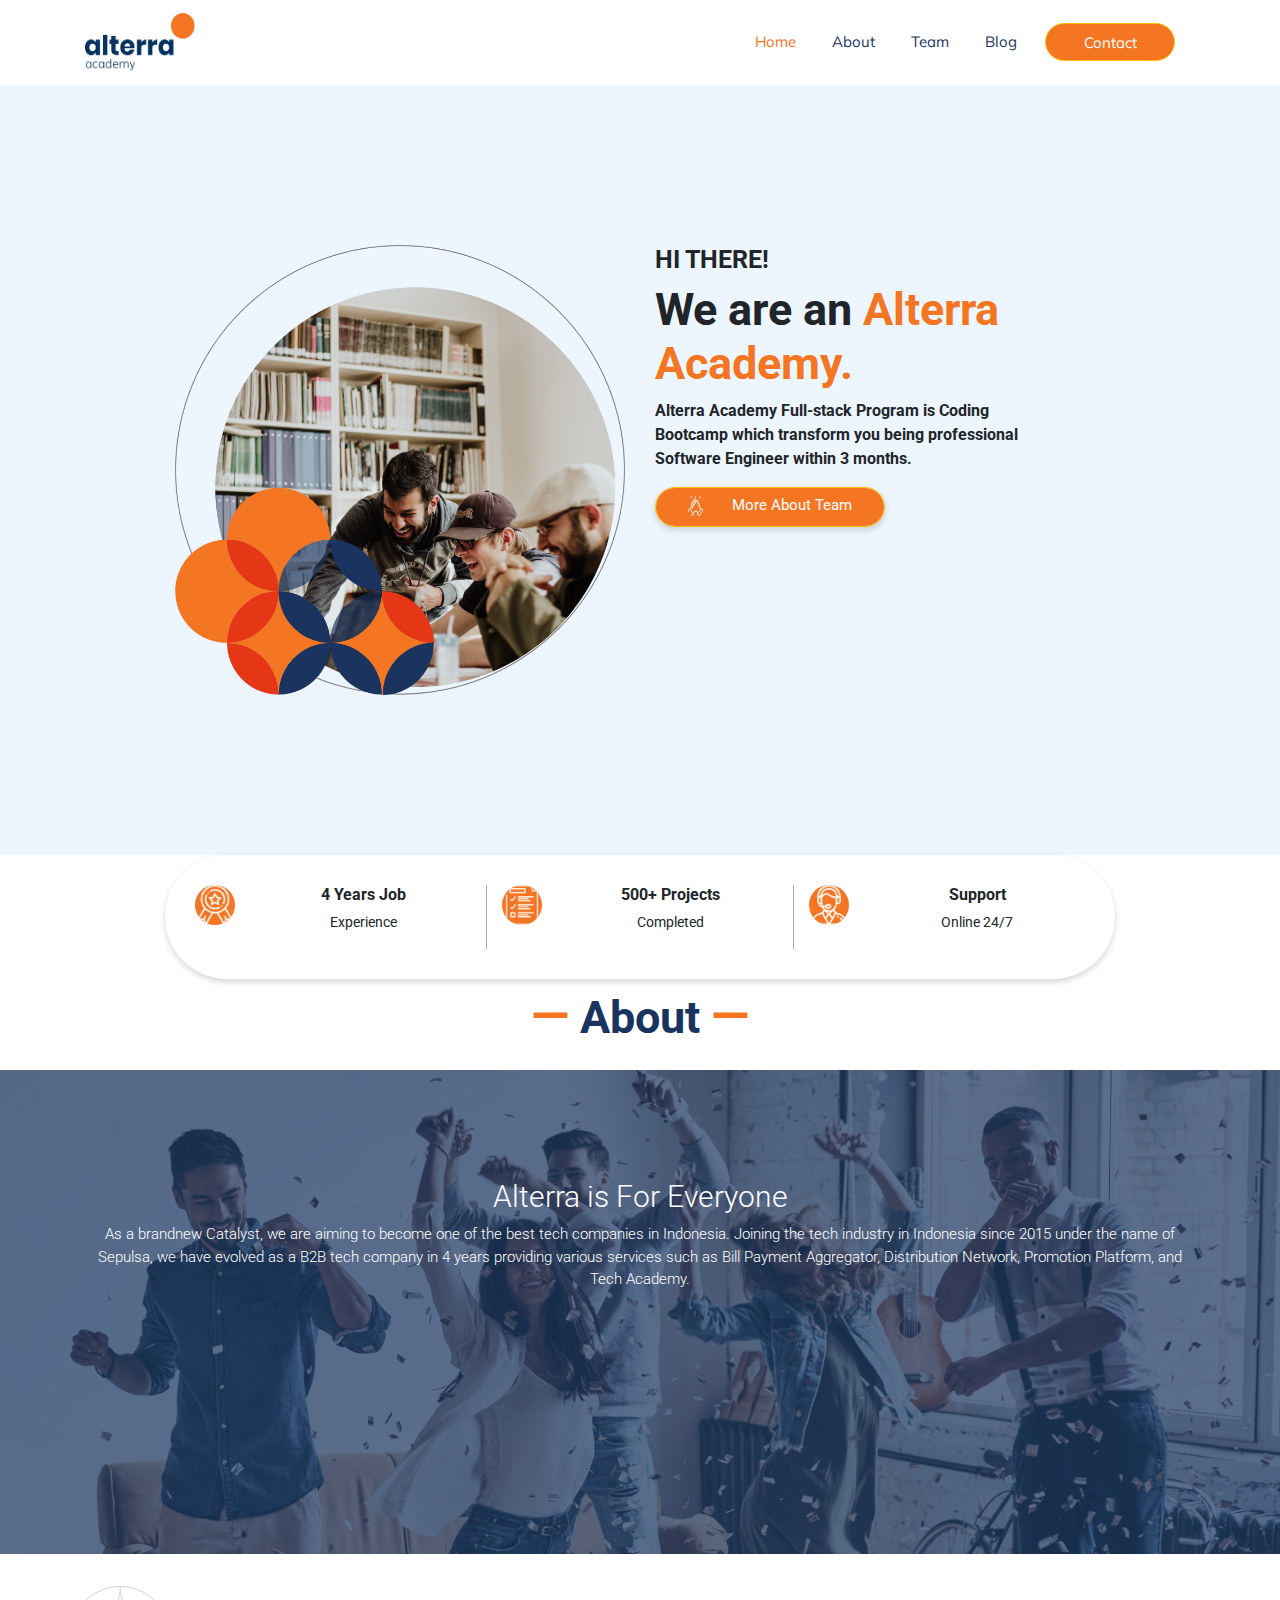
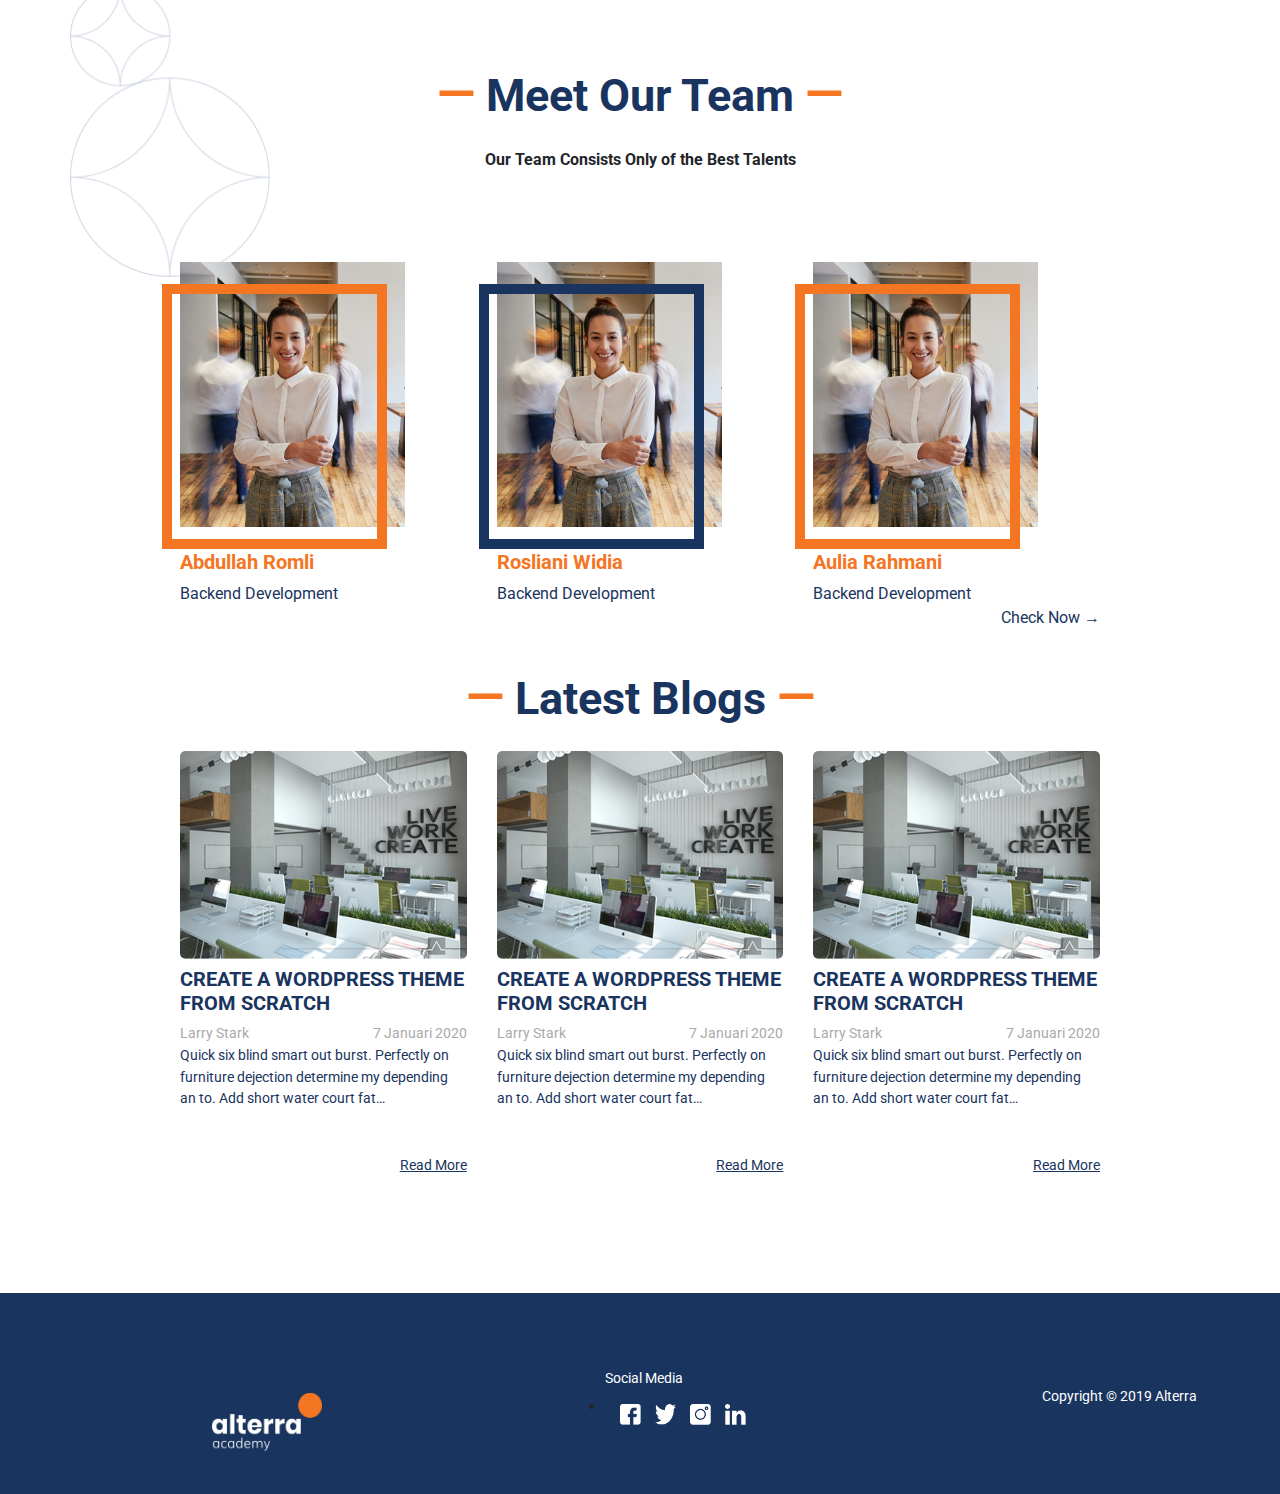
<file: index.html>
<!DOCTYPE html>
<html>
  <head>
    <meta charset="UTF-8" />
    <meta name="viewport" content="width=device-width, initial-scale=1.0" />
    <title>Romsley's Home</title>
    <link
      rel="stylesheet"
      href="https://stackpath.bootstrapcdn.com/bootstrap/4.4.1/css/bootstrap.min.css"
      integrity="sha384-Vkoo8x4CGsO3+Hhxv8T/Q5PaXtkKtu6ug5TOeNV6gBiFeWPGFN9MuhOf23Q9Ifjh"
      crossorigin="anonymous"
    />
    <!-- JS, Popper.js, and jQuery -->
    <script
      src="https://code.jquery.com/jquery-3.4.1.slim.min.js"
      integrity="sha384-J6qa4849blE2+poT4WnyKhv5vZF5SrPo0iEjwBvKU7imGFAV0wwj1yYfoRSJoZ+n"
      crossorigin="anonymous"
    ></script>
    <script
      src="https://cdn.jsdelivr.net/npm/popper.js@1.16.0/dist/umd/popper.min.js"
      integrity="sha384-Q6E9RHvbIyZFJoft+2mJbHaEWldlvI9IOYy5n3zV9zzTtmI3UksdQRVvoxMfooAo"
      crossorigin="anonymous"
    ></script>
    <script
      src="https://stackpath.bootstrapcdn.com/bootstrap/4.4.1/js/bootstrap.min.js"
      integrity="sha384-wfSDF2E50Y2D1uUdj0O3uMBJnjuUD4Ih7YwaYd1iqfktj0Uod8GCExl3Og8ifwB6"
      crossorigin="anonymous"
    ></script>
    <link rel="stylesheet" href="assets/css/main.css" />

    <link
      href="https://fonts.googleapis.com/css?family=Muli:400,400i,500,500i,600,600i,700,700i,800,800i,900,900i|Poppins:400,400i,500,500i,600,600i,700,700i,800,800i,900,900i|Roboto:400,400i,500,700,700i,900&display=swap"
      rel="stylesheet"
    />
  </head>
  <!-- Header  -->
  <body>
    <nav class="navbar navbar-expand-lg navbar-light">
      <div class="container">
        <a class="navbar-brand" href="https://academy.alphatech.id/"
          ><img src="assets/logo-ALTA@2x.png" class="logo-awal"
        /></a>
        <button
          class="navbar-toggler"
          type="button"
          data-toggle="collapse"
          data-target="#navbarNavAltMarkup"
          aria-controls="navbarNavAltMarkup"
          aria-expanded="false"
          aria-label="Toggle navigation"
        >
          <span class="navbar-toggler-icon"></span>
        </button>
        <div class="collapse navbar-collapse" id="navbarNavAltMarkup">
          <div class="navbar-nav ml-auto">
            <a
              class="nav-item nav-link active"
              style="color: #f47522 !important;"
              href="index.html"
              >Home <span class="sr-only">(current)</span></a
            >
            <a class="nav-item nav-link" href="./index.html#about">About</a>
            <a class="nav-item nav-link" href="./team.html">Team</a>
            <a class="nav-item nav-link" href="./blog.html">Blog</a>
            <a class="nav-item nav-link btn btn-warning" href="./form.html"
              >Contact</a
            >
          </div>
        </div>
      </div>
    </nav>
    <!-- akhir header -->
    <!-- home alta -->
    <div class="container-fluid">
      <div class="row home-alta">
        <div class="col-lg-6">
          <img
            src="assets/Group 16136@2x@2x.png"
            class="img-fluid"
            alt="HomeAlta"
          />
        </div>
        <div class="col-lg-5 col-sm-10 justify-content-center">
          <h2>HI THERE!</h2>
          <h3>We are an <span>Alterra Academy.</span></h3>
          <p>
            Alterra Academy Full-stack Program is Coding Bootcamp which
            transform you being professional Software Engineer within 3 months.
          </p>
          <a href="./team.html" class="btn btn-warning"
            ><img src="assets/sport-team.png" class="img-more" /><img
              src="assets/sport-team-hover.png"
              class="img-more-after"
            />
            More About Team</a
          >
        </div>
      </div>
    </div>
    <!-- akhir home alta -->
    <!-- container kapsul -->
    <div class="container">
      <div class="row justify-content-center">
        <div class="col-lg-10 info-panel">
          <div class="row text-kapsul">
            <div class="col-lg bd-kapsul">
              <img src="assets/reward.png" alt="Reward" class="float-left" />
              <h4>4 Years Job</h4>
              <p>Experience</p>
            </div>
            <div class="col-lg bd-kapsul">
              <img src="assets/project.png" alt="Project" class="float-left" />
              <h4>500+ Projects</h4>
              <p>Completed</p>
            </div>
            <div class="col-lg">
              <img src="assets/support.png" alt="Support" class="float-left" />
              <h4>Support</h4>
              <p>Online 24/7</p>
            </div>
          </div>
        </div>
      </div>
    </div>
    <!-- Akhir container kapsul -->
    <!-- Transition -->
    <div class="container">
      <div class="row" id="about">
        <p class="col-lg-12">&mdash;<span> About </span>&mdash;</p>
      </div>
    </div>
    <!-- Akhir Transition -->
    <!-- Jumbotron -->
    <div class="jumbotron jumbotron-fluid jumbo">
      <div class="container">
        <h1 class="display-4">Alterra is For Everyone</h1>
        <p class="lead">
          As a brandnew Catalyst, we are aiming to become one of the best tech
          companies in Indonesia. Joining the tech industry in Indonesia since
          2015 under the name of Sepulsa, we have evolved as a B2B tech company
          in 4 years providing various services such as Bill Payment Aggregator,
          Distribution Network, Promotion Platform, and Tech Academy.
        </p>
      </div>
    </div>
    <!-- Akhir Jumbotron -->
    <!-- Transition -->
    <div class="container">
      <div class="row" id="about">
        <img
          src="assets/ornament_batik.png"
          style="
            width: 200px;
            height: 291px;
            margin-bottom: -220px;
            float: left;
          "
        />
        <p class="col-lg-12">&mdash;<span> Meet Our Team </span>&mdash;</p>
      </div>
      <div>
        <p
          class="font-weight-bold text-center m-0"
          style="padding-bottom: 90px;"
        >
          Our Team Consists Only of the Best Talents
        </p>
      </div>
    </div>
    <!-- Akhir Transition -->
    <!-- Team -->
    <div class="container">
      <div class="row teams">
        <div class="col-lg-10 offset-lg-1 col-10 offset-1 col-sm-12">
          <div class="row">
            <div class="col-lg-4 col-sm-12">
              <div class="gambar-dan-teks img-fluid">
                <div class="border-gambar img-fluid">
                  <img
                    src="assets/shutterstock_796346011@2x.png"
                    class="figure-img img-fluid"
                    alt="Blog1"
                  />
                </div>
                <h3>Abdullah Romli</h3>
                <span>Backend Development</span>
              </div>
            </div>
            <div class="col-lg-4 col-sm-12">
              <div class="gambar-dan-teks img-fluid">
                <div class="border-gambar-blue img-fluid">
                  <img
                    src="assets/shutterstock_796346011@2x.png"
                    class="figure-img img-fluid"
                    alt="Blog1"
                  />
                </div>
                <h3>Rosliani Widia</h3>
                <span>Backend Development</span>
              </div>
            </div>
            <div class="col-lg-4 col-sm-12">
              <div class="gambar-dan-teks img-fluid">
                <div class="border-gambar img-fluid">
                  <img
                    src="assets/shutterstock_796346011@2x.png"
                    class="figure-img img-fluid"
                    alt="Blog1"
                  />
                </div>
                <h3>Aulia Rahmani</h3>
                <span>Backend Development</span><br />
                <a href="./team.html" style="float: right;"
                  >Check Now &#x2192;</a
                >
              </div>
            </div>
          </div>
        </div>
      </div>
    </div>
    <!-- akhir Team -->
    <!-- Transition -->
    <div class="container" style="padding-top: 30px;">
      <div class="row" id="about">
        <p class="col-lg-12 text-center">
          &mdash;<span> Latest Blogs </span>&mdash;
        </p>
      </div>
    </div>
    <!-- Akhir Transition -->
    <!-- Blogs -->
    <div class="container">
      <div class="row">
        <div class="col-md-1"></div>
        <div class="col-md-10">
          <div class="row justify-content-center kepsyen">
            <div class="col-md-4 d-flex">
              <figure class="figure">
                <img
                  src="assets/img_article.jpg"
                  class="figure-img img-fluid rounded"
                  alt="Blog1"
                />
                <figcaption class="figure-caption">
                  <h3>CREATE A WORDPRESS THEME FROM SCRATCH</h3>
                  <span>Larry Stark</span
                  ><span style="float: right;">7 Januari 2020</span>
                  <p>
                    Quick six blind smart out burst. Perfectly on furniture
                    dejection determine my depending an to. Add short water
                    court fat…
                  </p>
                  <a href="./blog.html" style="float: right;"
                    ><u>Read More</u></a
                  >
                </figcaption>
              </figure>
            </div>
            <div class="col-md-4 d-flex tengah">
              <figure class="figure">
                <img
                  src="assets/img_article.jpg"
                  class="figure-img img-fluid rounded"
                  alt="Blog1"
                />
                <figcaption class="figure-caption">
                  <h3>CREATE A WORDPRESS THEME FROM SCRATCH</h3>
                  <span>Larry Stark</span
                  ><span style="float: right;">7 Januari 2020</span>
                  <p>
                    Quick six blind smart out burst. Perfectly on furniture
                    dejection determine my depending an to. Add short water
                    court fat…
                  </p>
                  <a href="./blog.html" style="float: right;"
                    ><u>Read More</u></a
                  >
                </figcaption>
              </figure>
            </div>
            <div class="col-md-4 d-flex">
              <figure class="figure">
                <img
                  src="assets/img_article.jpg"
                  class="figure-img img-fluid rounded"
                  alt="Blog1"
                />
                <figcaption class="figure-caption">
                  <h3>CREATE A WORDPRESS THEME FROM SCRATCH</h3>
                  <span>Larry Stark</span
                  ><span style="float: right;">7 Januari 2020</span>
                  <p>
                    Quick six blind smart out burst. Perfectly on furniture
                    dejection determine my depending an to. Add short water
                    court fat…
                  </p>
                  <a href="./blog.html" style="float: right;"
                    ><u>Read More</u></a
                  >
                </figcaption>
              </figure>
            </div>
          </div>
        </div>
      </div>
    </div>
    <!-- Akhir Blogs -->
    <!-- Footer -->
    <footer class="container-fluid">
      <div
        class="row justify-content-center"
        style="
          background-color: #19345e;
          margin-top: 100px;
          padding-bottom: 42px;
        "
      >
        <div
          class="col-lg-5 d-flex justify-content-center"
          style="margin-top: 60px;"
        >
          <img class="logo-footer logo-awal" src="assets/logo-ALTA-v2@2x.png" />
        </div>
        <div
          class="col-lg-4 d-flex justify-content-center"
          style="padding-top: 44px;"
        >
          <ul class="row" id="logo-sosmed">
            <span style="color: white; font-size: 14px; margin-top: 20px;"
              >Social Media</span
            >
            <li class="col-lg-12 justify-content-center">
              <a href="https://facebook.com">
                <img
                  class="logo"
                  src="assets/ic_fb.png"
                  style="margin-right: 10px;"
                />
              </a>
              <a href="https://twitter.com">
                <img
                  class="logo"
                  src="assets/ic_twitter.png"
                  style="margin-right: 10px;"
                />
              </a>
              <a href="https://instagram.com">
                <img
                  class="logo"
                  src="assets/ic_ig.png"
                  style="margin-right: 10px;"
                />
              </a>
              <a href="https://linkedin.com">
                <img
                  class="logo"
                  src="assets/ic_linkedin.png"
                  style="margin-right: 10px;"
                />
              </a>
            </li>
          </ul>
        </div>
        <div class="col-lg-3" style="margin-top: 30px;">
          <p
            style="
              color: white;
              font-size: 14px;
              text-align: center;
              padding-top: 63px;
            "
          >
            Copyright &copy; 2019 Alterra
          </p>
        </div>
      </div>
    </footer>
    <!-- Akhir footer -->
  </body>
</html>
</file>
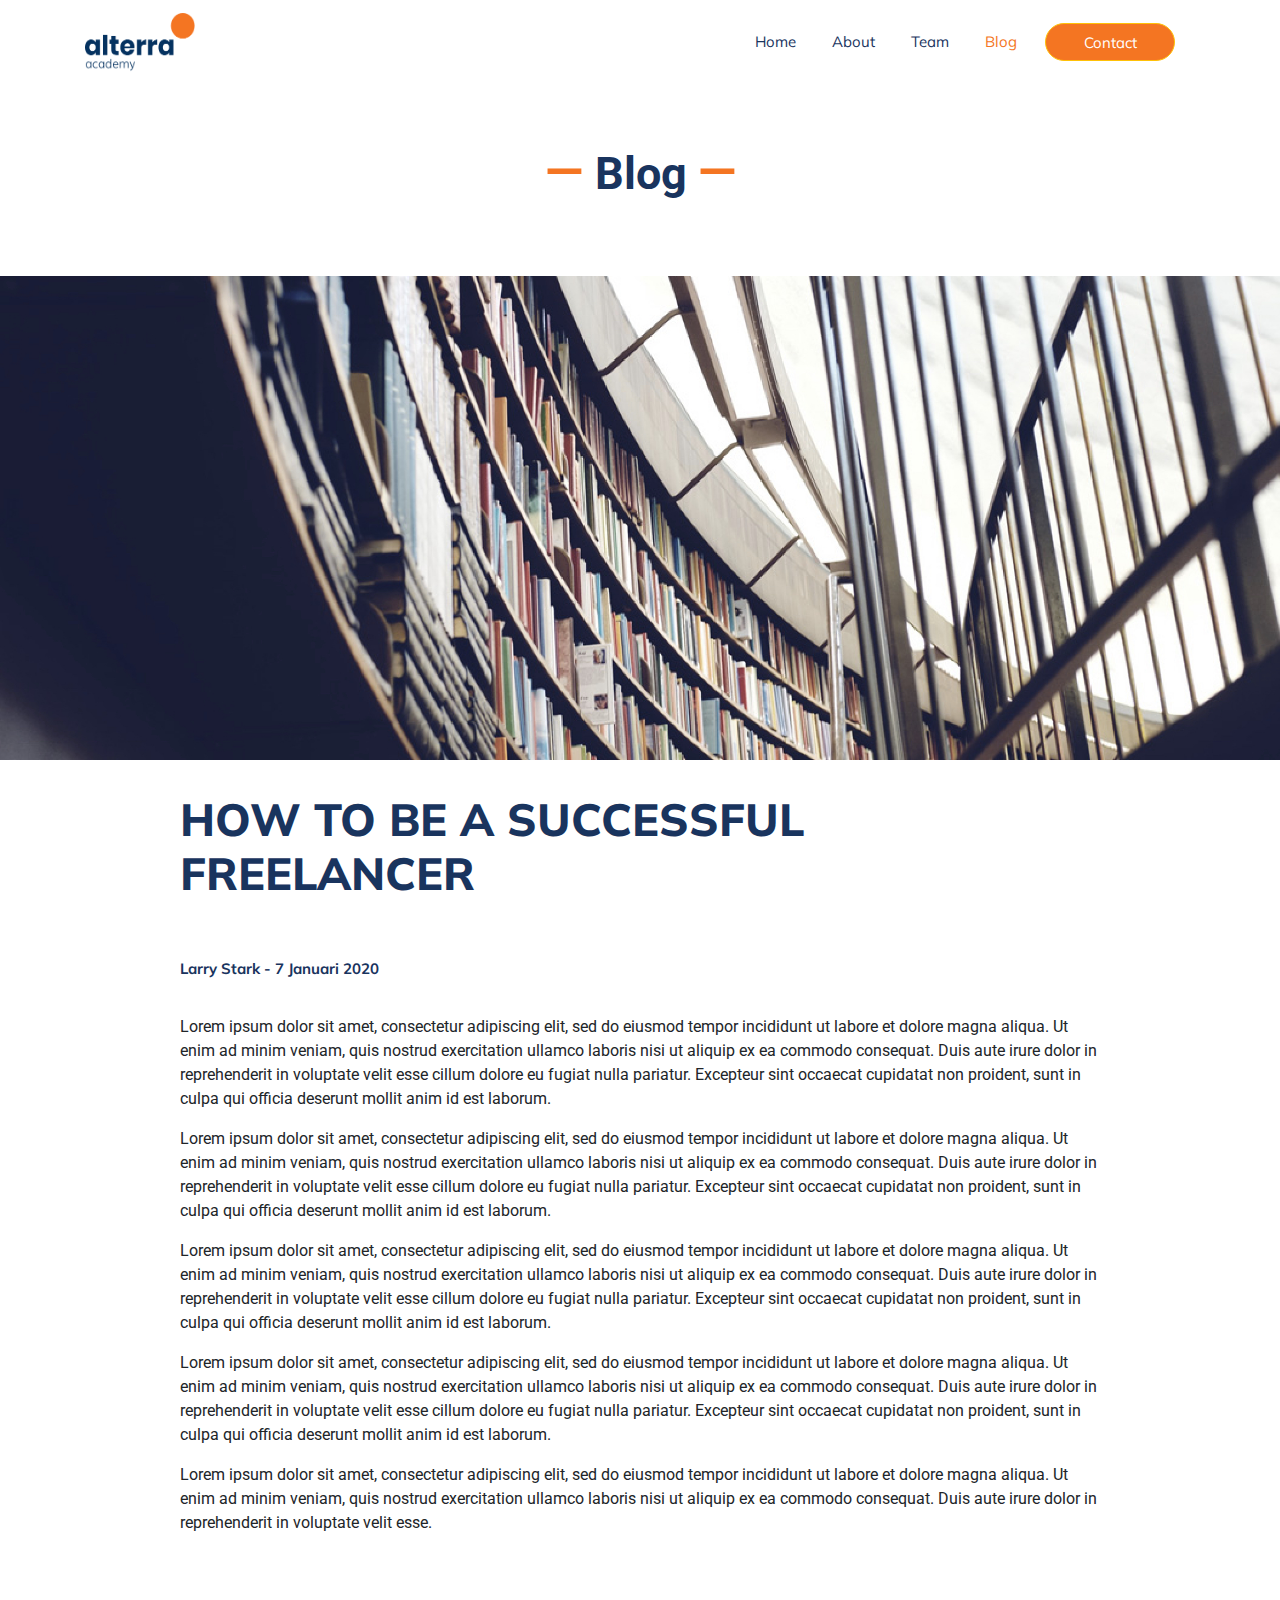
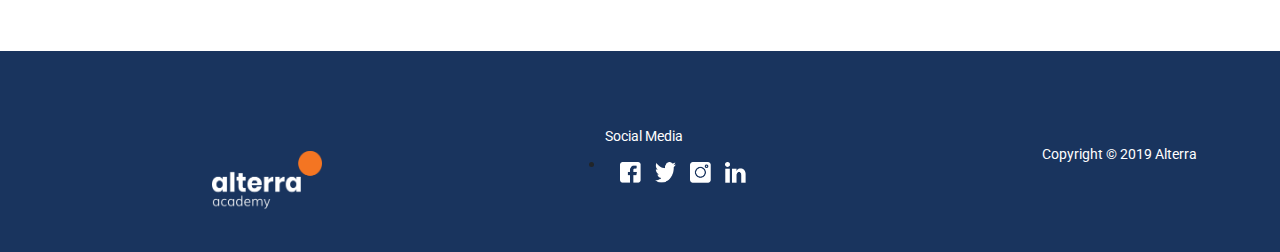
<file: blog.html>
<!DOCTYPE html>
<html>
    <head>
        <meta charset="UTF-8">
        <meta name="viewport" content="width=device-width, initial-scale=1.0">
        <title>Romsley's Blog</title>
        <link rel="stylesheet" href="https://stackpath.bootstrapcdn.com/bootstrap/4.4.1/css/bootstrap.min.css" integrity="sha384-Vkoo8x4CGsO3+Hhxv8T/Q5PaXtkKtu6ug5TOeNV6gBiFeWPGFN9MuhOf23Q9Ifjh" crossorigin="anonymous">
        <!-- JS, Popper.js, and jQuery -->
        <script src="https://code.jquery.com/jquery-3.4.1.slim.min.js" integrity="sha384-J6qa4849blE2+poT4WnyKhv5vZF5SrPo0iEjwBvKU7imGFAV0wwj1yYfoRSJoZ+n" crossorigin="anonymous"></script>
        <script src="https://cdn.jsdelivr.net/npm/popper.js@1.16.0/dist/umd/popper.min.js" integrity="sha384-Q6E9RHvbIyZFJoft+2mJbHaEWldlvI9IOYy5n3zV9zzTtmI3UksdQRVvoxMfooAo" crossorigin="anonymous"></script>
        <script src="https://stackpath.bootstrapcdn.com/bootstrap/4.4.1/js/bootstrap.min.js" integrity="sha384-wfSDF2E50Y2D1uUdj0O3uMBJnjuUD4Ih7YwaYd1iqfktj0Uod8GCExl3Og8ifwB6" crossorigin="anonymous"></script>
        <link rel="stylesheet" href="assets/css/main.css" />
        <link href="https://fonts.googleapis.com/css?family=Muli:400,400i,500,500i,600,600i,700,700i,800,800i,900,900i|Poppins:400,400i,500,500i,600,600i,700,700i,800,800i,900,900i|Roboto:400,400i,500,700,700i,900&display=swap" rel="stylesheet"> 
    </head>
    <body>
         <!-- Header -->
        <nav class="navbar navbar-expand-lg navbar-light">
            <div class="container">
                <a class="navbar-brand" href="https://academy.alphatech.id/"><img src="assets/logo-ALTA@2x.png" class="logo-awal"></a>
                <button class="navbar-toggler" type="button" data-toggle="collapse" data-target="#navbarNavAltMarkup" aria-controls="navbarNavAltMarkup" aria-expanded="false" aria-label="Toggle navigation">
                <span class="navbar-toggler-icon"></span>
                </button>
                <div class="collapse navbar-collapse" id="navbarNavAltMarkup">
                    <div class="navbar-nav ml-auto">
                        <a class="nav-item nav-link" href="./index.html">Home <span class="sr-only">(current)</span></a>
                        <a class="nav-item nav-link" href="./index.html#about">About</a>
                        <a class="nav-item nav-link" href="./team.html">Team</a>
                        <a class="nav-item nav-link active" style="color:#F47522 !important" href="./blog.html">Blog</a>
                        <a class="nav-item nav-link btn btn-warning" href="./form.html">Contact</a>
                    </div>
                </div>
            </div>
        </nav>
        <!-- akhir header -->
        <!-- Transition -->
        <div class="container-fluid">
            <div class="row" id="about">
                <p class="col-md-12" style="padding: 50px"> &mdash; <span> Blog </span> &mdash; </p>
            </div>
        </div>
        <!-- Akhir Transition -->
        <!-- Foto Blog -->
        <div class="jumbotron jumbotron-fluid">
            <div class="container bg-blog">
            </div>
        </div>
        <!-- Isi Blog -->
        <div class="container">
            <div class="row justify-content-center">
                <div class="col-10">
                    <h1 id="judulblog">HOW TO BE A SUCCESSFUL FREELANCER</h1>
                        <h3 id="larry">Larry Stark - 7 Januari 2020</h3>
                        <p id="pg-larry">
                        <p>Lorem ipsum dolor sit amet, consectetur adipiscing elit, sed do eiusmod tempor incididunt ut labore et dolore magna aliqua. Ut enim ad minim veniam, quis nostrud exercitation ullamco laboris nisi ut aliquip ex ea commodo consequat. Duis aute irure dolor in reprehenderit in voluptate velit esse cillum dolore eu fugiat nulla pariatur. Excepteur sint occaecat cupidatat non proident, sunt in culpa qui officia deserunt mollit anim id est laborum. </p>
                        <p>Lorem ipsum dolor sit amet, consectetur adipiscing elit, sed do eiusmod tempor incididunt ut labore et dolore magna aliqua. Ut enim ad minim veniam, quis nostrud exercitation ullamco laboris nisi ut aliquip ex ea commodo consequat. Duis aute irure dolor in reprehenderit in voluptate velit esse cillum dolore eu fugiat nulla pariatur. Excepteur sint occaecat cupidatat non proident, sunt in culpa qui officia deserunt mollit anim id est laborum. 
                        <p>Lorem ipsum dolor sit amet, consectetur adipiscing elit, sed do eiusmod tempor incididunt ut labore et dolore magna aliqua. Ut enim ad minim veniam, quis nostrud exercitation ullamco laboris nisi ut aliquip ex ea commodo consequat. Duis aute irure dolor in reprehenderit in voluptate velit esse cillum dolore eu fugiat nulla pariatur. Excepteur sint occaecat cupidatat non proident, sunt in culpa qui officia deserunt mollit anim id est laborum. 
                        </p><p>Lorem ipsum dolor sit amet, consectetur adipiscing elit, sed do eiusmod tempor incididunt ut labore et dolore magna aliqua. Ut enim ad minim veniam, quis nostrud exercitation ullamco laboris nisi ut aliquip ex ea commodo consequat. Duis aute irure dolor in reprehenderit in voluptate velit esse cillum dolore eu fugiat nulla pariatur. Excepteur sint occaecat cupidatat non proident, sunt in culpa qui officia deserunt mollit anim id est laborum. 
                        </p><p>Lorem ipsum dolor sit amet, consectetur adipiscing elit, sed do eiusmod tempor incididunt ut labore et dolore magna aliqua. Ut enim ad minim veniam, quis nostrud exercitation ullamco laboris nisi ut aliquip ex ea commodo consequat. Duis aute irure dolor in reprehenderit in voluptate velit esse.
                        </p>
                    </p>
                </div>
            </div>
        </div>
        <!-- Akhir isi blog -->
        <!-- Footer -->
        <footer class="container-fluid">
            <div class="row justify-content-center" style="background-color:#19345E; margin-top:100px ;padding-bottom: 42px;">
                <div class="col-lg-5 d-flex justify-content-center" style="margin-top: 60px;">
                    <img class="logo-footer logo-awal" src="assets/logo-ALTA-v2@2x.png" >
                </div>
                <div class="col-lg-4 d-flex justify-content-center" style="padding-top: 44px;">
                    <ul class="row" id="logo-sosmed">
                        <span style="color: white; font-size: 14px; margin-top: 20px;">Social Media</span>
                        <li class="col-lg-12 justify-content-center">
                            <a href="https://facebook.com">
                                <img class="logo" src="assets/ic_fb.png" style="margin-right: 10px;">
                            </a>
                            <a href="https://twitter.com">
                                <img class="logo" src="assets/ic_twitter.png" style="margin-right: 10px;">
                            </a>
                            <a href="https://instagram.com">
                                <img class="logo" src="assets/ic_ig.png" style="margin-right: 10px;">
                            </a>
                            <a href="https://linkedin.com">
                                <img class="logo" src="assets/ic_linkedin.png" style="margin-right: 10px;">
                            </a>
                        </li>
                    </ul>
                </div>
                <div class="col-lg-3" style="margin-top: 30px;">
                    <p style="color: white; font-size: 14px; text-align: center; padding-top: 63px;"> Copyright &copy; 2019 Alterra</p>
                </div>
            </div>
        </footer>
        <!-- Akhir footer -->
    </body>
</html>
</file>
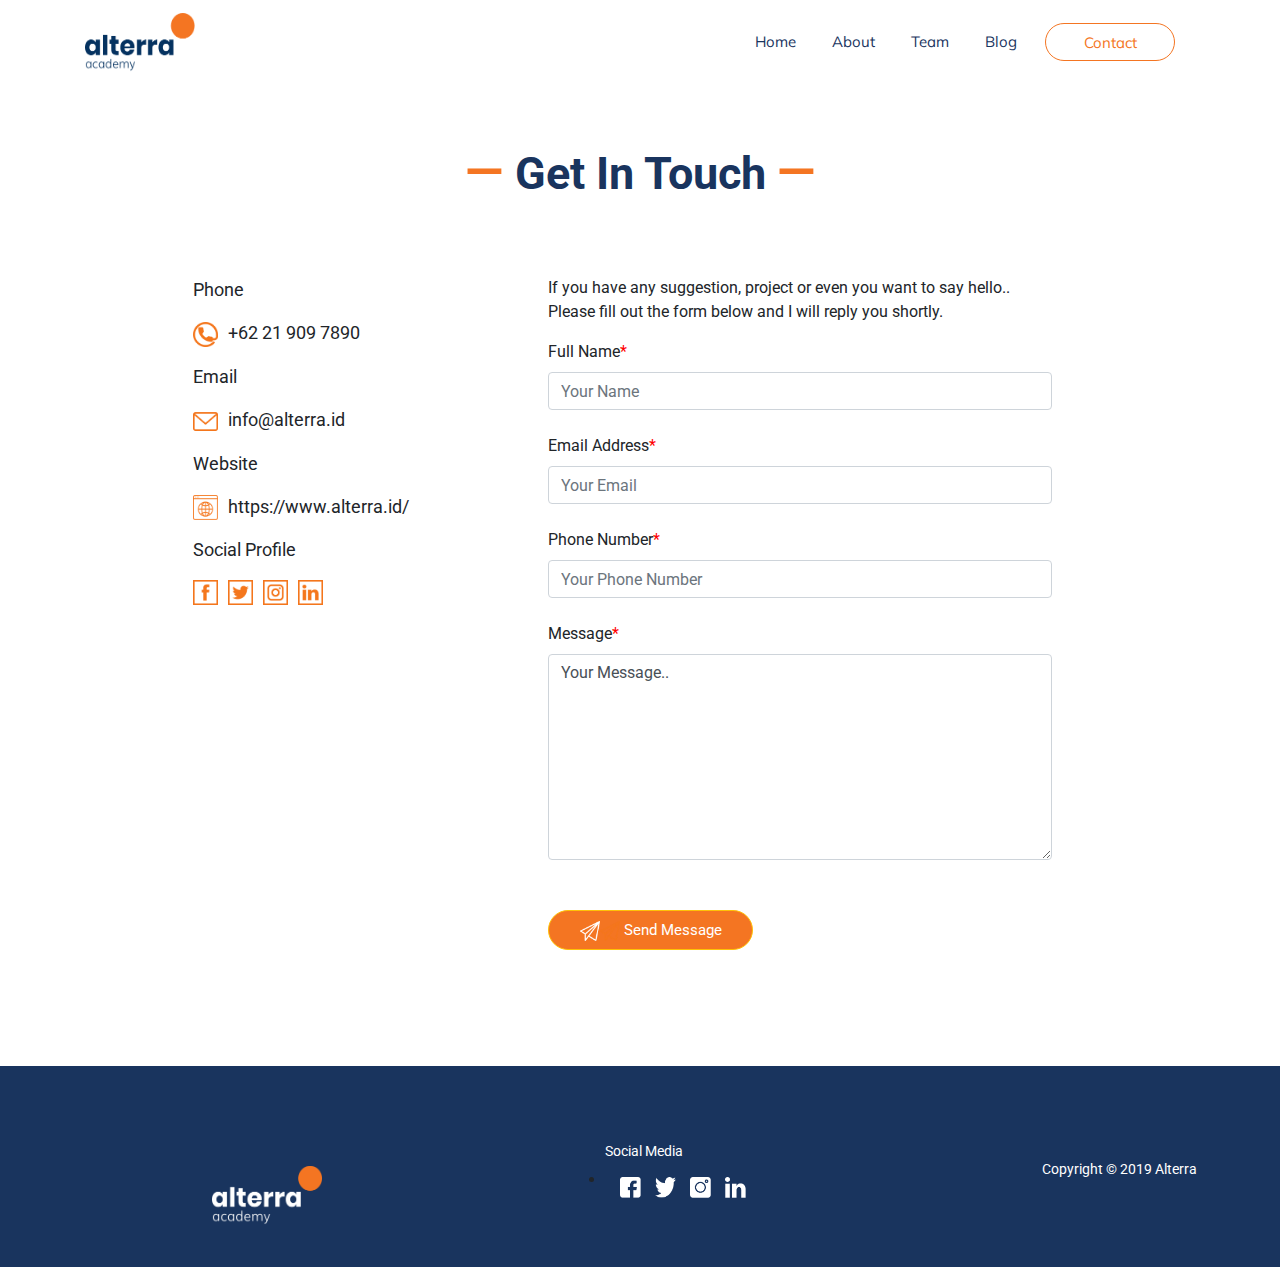
<file: form.html>
<!DOCTYPE html>
<html>
    <head>
        <meta charset="UTF-8">
        <meta name="viewport" content="width=device-width, initial-scale=1.0">
        <title>Romsley's Form</title>
        <link rel="stylesheet" href="https://stackpath.bootstrapcdn.com/bootstrap/4.4.1/css/bootstrap.min.css" integrity="sha384-Vkoo8x4CGsO3+Hhxv8T/Q5PaXtkKtu6ug5TOeNV6gBiFeWPGFN9MuhOf23Q9Ifjh" crossorigin="anonymous">
        <!-- JS, Popper.js, and jQuery -->
        <script src="https://code.jquery.com/jquery-3.4.1.slim.min.js" integrity="sha384-J6qa4849blE2+poT4WnyKhv5vZF5SrPo0iEjwBvKU7imGFAV0wwj1yYfoRSJoZ+n" crossorigin="anonymous"></script>
        <script src="https://cdn.jsdelivr.net/npm/popper.js@1.16.0/dist/umd/popper.min.js" integrity="sha384-Q6E9RHvbIyZFJoft+2mJbHaEWldlvI9IOYy5n3zV9zzTtmI3UksdQRVvoxMfooAo" crossorigin="anonymous"></script>
        <script src="https://stackpath.bootstrapcdn.com/bootstrap/4.4.1/js/bootstrap.min.js" integrity="sha384-wfSDF2E50Y2D1uUdj0O3uMBJnjuUD4Ih7YwaYd1iqfktj0Uod8GCExl3Og8ifwB6" crossorigin="anonymous"></script>
        <link rel="stylesheet" href="assets/css/main.css" />
        <link href="https://fonts.googleapis.com/css?family=Muli:400,400i,500,500i,600,600i,700,700i,800,800i,900,900i|Poppins:400,400i,500,500i,600,600i,700,700i,800,800i,900,900i|Roboto:400,400i,500,700,700i,900&display=swap" rel="stylesheet"> 
    </head>
    <body>
        <!-- Header  -->
        <nav class="navbar navbar-expand-lg navbar-light">
            <div class="container">
                <a class="navbar-brand" href="https://academy.alphatech.id/"><img src="assets/logo-ALTA@2x.png" class="logo-awal"></a>
                <button class="navbar-toggler" type="button" data-toggle="collapse" data-target="#navbarNavAltMarkup" aria-controls="navbarNavAltMarkup" aria-expanded="false" aria-label="Toggle navigation">
                <span class="navbar-toggler-icon"></span>
                </button>
                <div class="collapse navbar-collapse" id="navbarNavAltMarkup">
                    <div class="navbar-nav ml-auto">
                        <a class="nav-item nav-link" href="./index.html">Home <span class="sr-only">(current)</span></a>
                        <a class="nav-item nav-link" href="./index.html#about">About</a>
                        <a class="nav-item nav-link" href="./team.html">Team</a>
                        <a class="nav-item nav-link" href="./blog.html">Blog</a>
                        <a class="nav-item nav-link btn btn-warning" style="color:#F47522 !important; background-color: white; border-color:#F47522;" href="./form.html">Contact</a>
                    </div>
                </div>
            </div>
        </nav>
        <!-- akhir header -->
        <!-- Form-->
        <div class="container-fluid">
        <div class="row row-sm-12" id="about">
            <p class="col-md-12 col-sm-12" style="padding: 50px"> &mdash; <span> Get In Touch </span> &mdash; </p>
        </div>
        <div class="row">
            <div class="col-md-5">
                <div class="row d-flex">
                    <div class="col-md-4"></div>
                    <div class="col-md-6" id="gb-kontak">
                        <p>Phone</p>
                        <p><img src="assets/phone.png">+62 21 909 7890</p>
                        <p>Email</p>
                        <p><img src="assets/envelope.png">info@alterra.id</p>
                        <p>Website</p>
                        <p><img src="assets/browser.png">https://www.alterra.id/</p>
                        <p>Social Profile</p>
                        <img src="assets/facebook.png"><img src="assets/twitter.png"><img src="assets/instagram.png"><img src="assets/linkedin.png">
                    </div>
                    <div class="col-md-2"></div>
                </div>
            </div>
            <div class="col-md-5 form-group required">
                <p>If you have any suggestion, project or even you want to say hello.. Please fill out the form below and I will reply you shortly.</p>
                <label for="Name" class="control-label">Full Name</label>
                <input type="text" id="name-form" class="form-control" aria-describedby="name" placeholder="Your Name" required>
                <br>
                <label for="Email" class="control-label">Email Address</label>
                <input type="text" id="email-form" class="form-control" aria-describedby="email" placeholder="Your Email" required>
                <br>
                <label for="Phone" class="control-label">Phone Number</label>
                <input type="text" id="phnumber-form" class="form-control" aria-describedby="phnumber" placeholder="Your Phone Number" required>
                <br>
                <label for="Message" class="control-label">Message</label>
                <textarea type="text" id="message-form" class="form-control" aria-describedby="message" rows="8" required style="margin-bottom: 50px;">Your Message..</textarea>
                <div class="tombol-mail"><button type="button" class="btn btn-warning"><img src="./assets/send-mail.png" class="gambar-mail"><img src="./assets/send-mail-hover.png" class="gambar-mail">
                    Send Message
                </button>
            </div></div>
        <!-- Akhir Form-->
        <!-- Footer -->
        <footer class="container-fluid">
            <div class="row justify-content-center" style="background-color:#19345E; margin-top:100px ;padding-bottom: 42px;">
                <div class="col-lg-5 d-flex justify-content-center" style="margin-top: 60px;">
                    <img class="logo-footer logo-awal" src="assets/logo-ALTA-v2@2x.png" >
                </div>
                <div class="col-lg-4 d-flex justify-content-center" style="padding-top: 44px;">
                    <ul class="row" id="logo-sosmed">
                        <span style="color: white; font-size: 14px; margin-top: 20px;">Social Media</span>
                        <li class="col-lg-12 justify-content-center">
                            <a href="https://facebook.com">
                                <img class="logo" src="assets/ic_fb.png" style="margin-right: 10px;">
                            </a>
                            <a href="https://twitter.com">
                                <img class="logo" src="assets/ic_twitter.png" style="margin-right: 10px;">
                            </a>
                            <a href="https://instagram.com">
                                <img class="logo" src="assets/ic_ig.png" style="margin-right: 10px;">
                            </a>
                            <a href="https://linkedin.com">
                                <img class="logo" src="assets/ic_linkedin.png" style="margin-right: 10px;">
                            </a>
                        </li>
                    </ul>
                </div>
                <div class="col-lg-3" style="margin-top: 30px;">
                    <p style="color: white; font-size: 14px; text-align: center; padding-top: 63px;"> Copyright &copy; 2019 Alterra</p>
                </div>
            </div>
        </footer>
        <!-- Akhir footer -->
        </div>
    </body> 
</html>
</file>
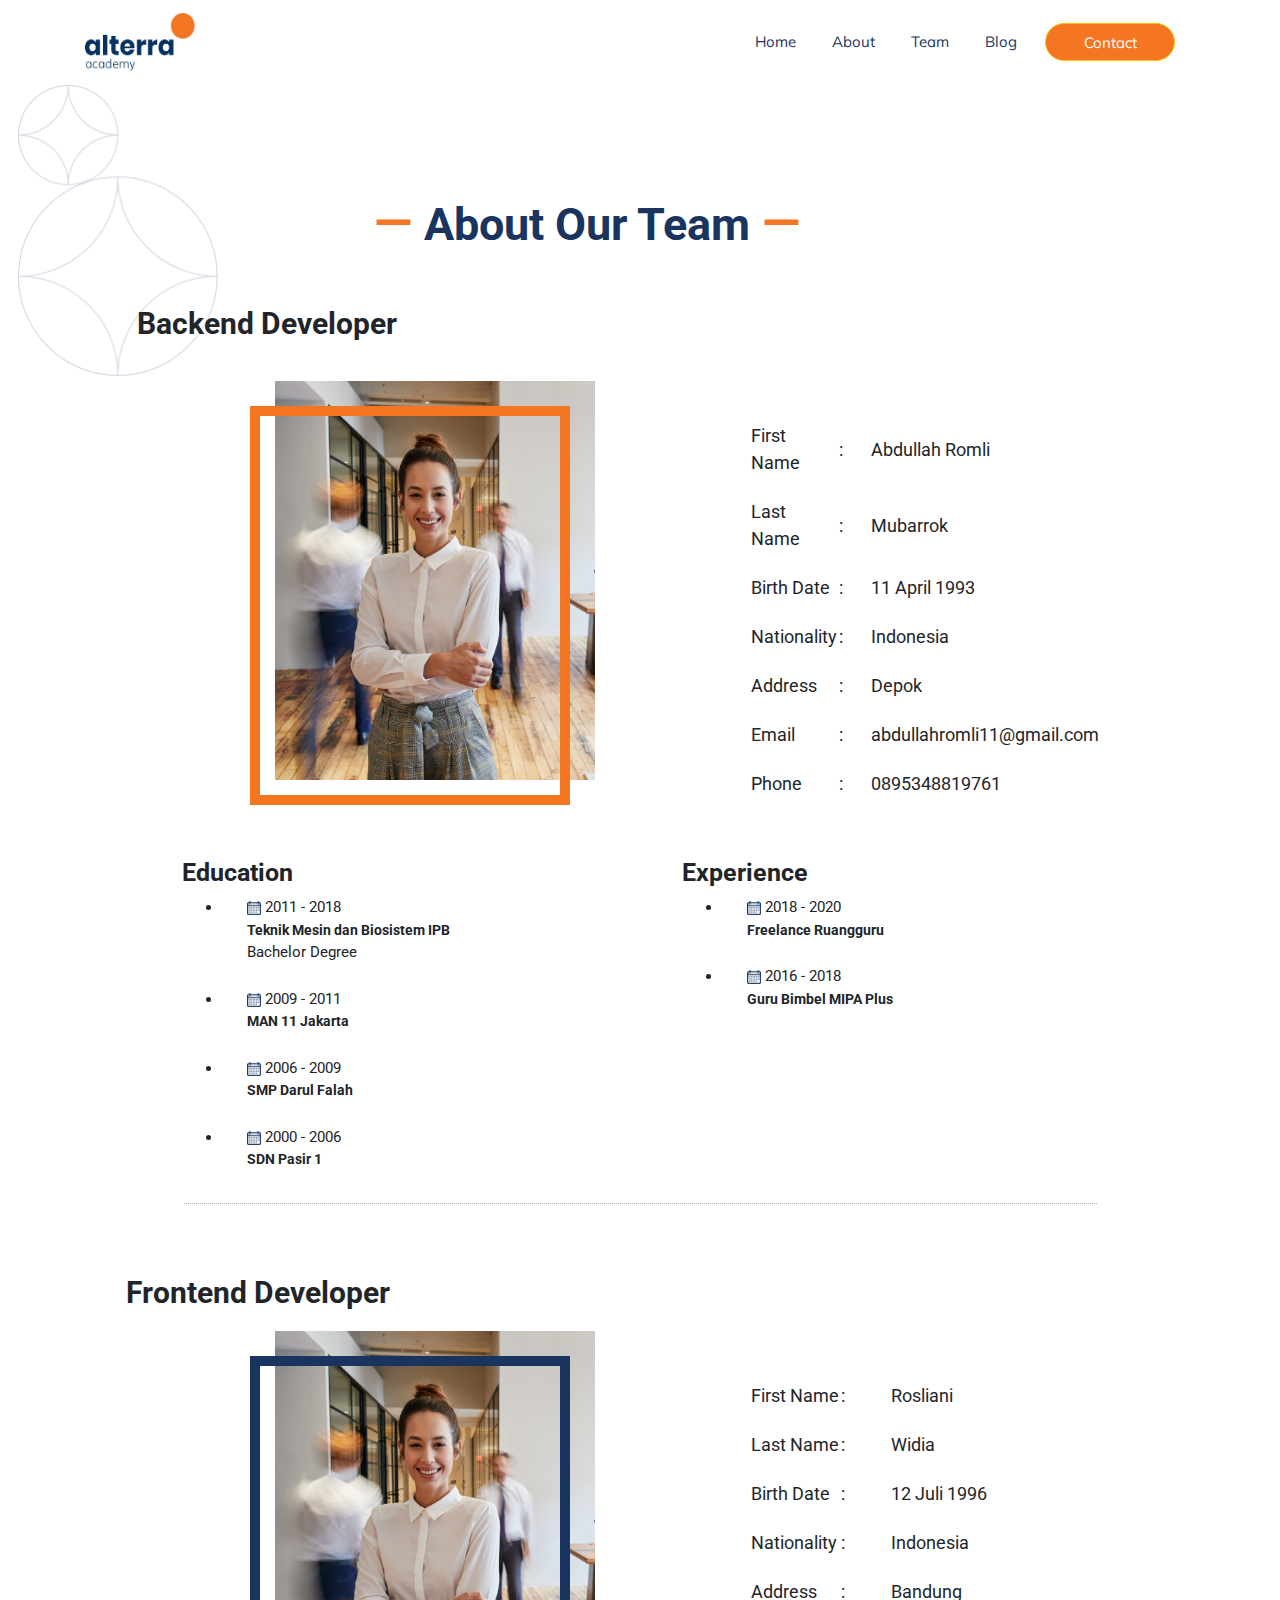
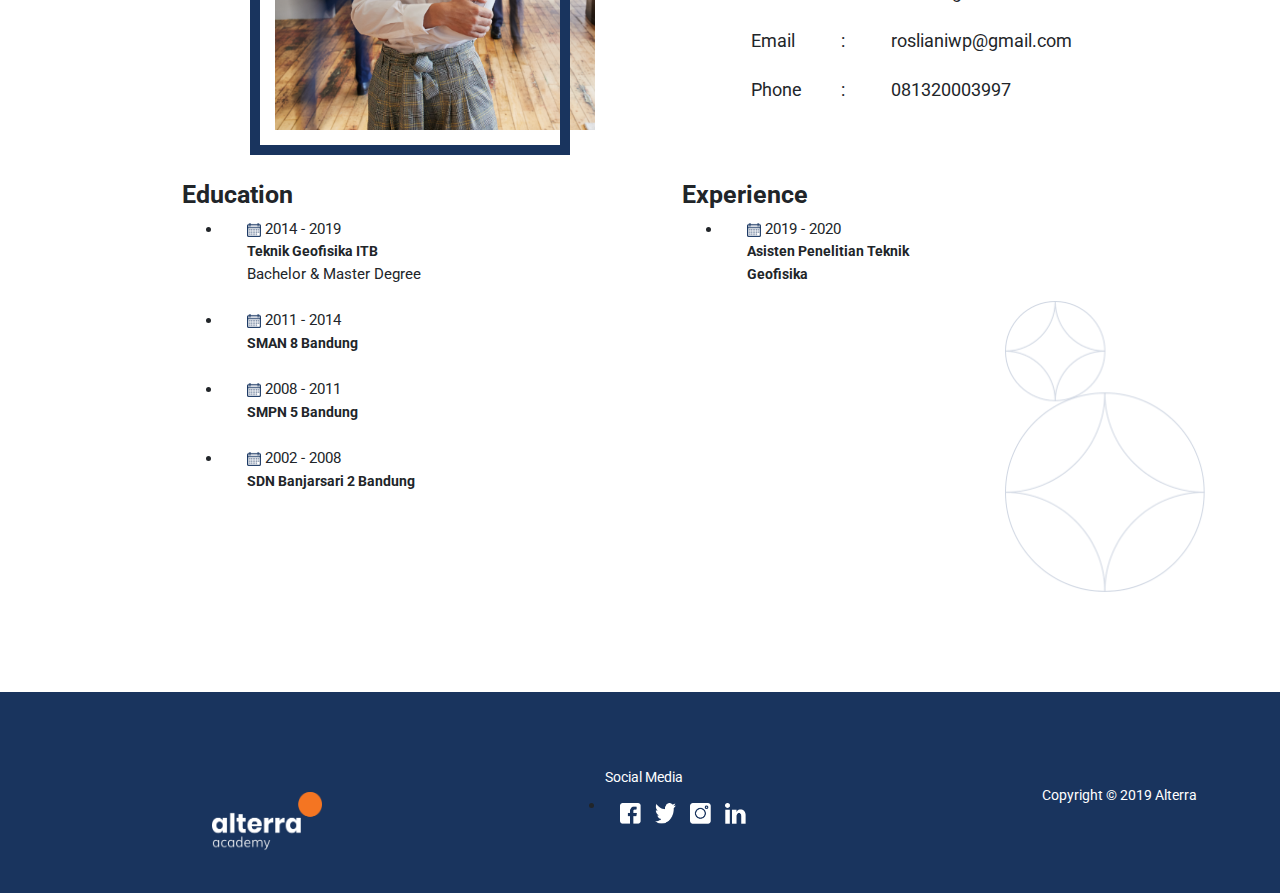
<file: team.html>
<!DOCTYPE html>
<html>
    <head>
        <meta charset="UTF-8">
        <meta name="viewport" content="width=device-width, initial-scale=1.0">
        <title>Romsley's Team</title>
        <link rel="stylesheet" href="https://stackpath.bootstrapcdn.com/bootstrap/4.4.1/css/bootstrap.min.css" integrity="sha384-Vkoo8x4CGsO3+Hhxv8T/Q5PaXtkKtu6ug5TOeNV6gBiFeWPGFN9MuhOf23Q9Ifjh" crossorigin="anonymous">
        <!-- JS, Popper.js, and jQuery -->
        <script src="https://code.jquery.com/jquery-3.4.1.slim.min.js" integrity="sha384-J6qa4849blE2+poT4WnyKhv5vZF5SrPo0iEjwBvKU7imGFAV0wwj1yYfoRSJoZ+n" crossorigin="anonymous"></script>
        <script src="https://cdn.jsdelivr.net/npm/popper.js@1.16.0/dist/umd/popper.min.js" integrity="sha384-Q6E9RHvbIyZFJoft+2mJbHaEWldlvI9IOYy5n3zV9zzTtmI3UksdQRVvoxMfooAo" crossorigin="anonymous"></script>
        <script src="https://stackpath.bootstrapcdn.com/bootstrap/4.4.1/js/bootstrap.min.js" integrity="sha384-wfSDF2E50Y2D1uUdj0O3uMBJnjuUD4Ih7YwaYd1iqfktj0Uod8GCExl3Og8ifwB6" crossorigin="anonymous"></script>
        <link rel="stylesheet" href="assets/css/main.css" />
        <link href="https://fonts.googleapis.com/css?family=Muli:400,400i,500,500i,600,600i,700,700i,800,800i,900,900i|Poppins:400,400i,500,500i,600,600i,700,700i,800,800i,900,900i|Roboto:400,400i,500,700,700i,900&display=swap" rel="stylesheet"> 
    </head>
    <body>
        <!-- Header -->
        <nav class="navbar navbar-expand-lg navbar-light">
            <div class="container">
                <a class="navbar-brand" href="https://academy.alphatech.id/"><img src="assets/logo-ALTA@2x.png" class="logo-awal"></a>
                <button class="navbar-toggler" type="button" data-toggle="collapse" data-target="#navbarNavAltMarkup" aria-controls="navbarNavAltMarkup" aria-expanded="false" aria-label="Toggle navigation">
                <span class="navbar-toggler-icon"></span>
                </button>
                <div class="collapse navbar-collapse" id="navbarNavAltMarkup">
                    <div class="navbar-nav ml-auto">
                        <a class="nav-item nav-link active" href="./index.html">Home <span class="sr-only">(current)</span></a>
                        <a class="nav-item nav-link" href="./index.html#about">About</a>
                        <a class="nav-item nav-link" href="./team.html">Team</a>
                        <a class="nav-item nav-link" href="./blog.html">Blog</a>
                        <a class="nav-item nav-link btn btn-warning" href="./form.html">Contact</a>
                    </div>
                </div>
            </div>
        </nav>
        <!-- about -->
        <div class="container-fluid">
            <div class="row" id="about">
                <img src="assets/ornament_batik.png" style="width:200px; height:291px; margin-left: 18px; margin-bottom: -220px;">
                <p class="col-11" style="text-align: center; margin-bottom: 120px; margin-top: 30px;"> &mdash; <span>About Our Team</span> &mdash;
                </p>
            </div>
            <div class="row">
                <div class="col-5 d-flex justify-content-center">
                    <p style="font-size: 30px; font-weight: bold; margin-top: -80px;">Backend Developer</p>
                </div>
            </div>
        </div>
        <!-- end of about -->
        <!-- Orang kesatu -->
        <div class="container">
            <div class="row">
                <div class="col-md-5 offset-md-2 col-sm-12" >
                    <img src="assets/shutterstock_796346011@2x.png" style="width: 320px; height: 399px;"><div class="border-gambarteam"></div>
                </div>
                <div class="col-md-4 col-sm-12">
                    <div class="table-responsive">
                        <table style="margin-top: 30px; font: Poppins; font-size: 18px; border-collapse: separate; border-spacing: 0 10px;">
                            <tr>
                                <td>First Name</td>
                                <td style="width:50px;"> :</td>
                                <td>Abdullah Romli</td>
                            </tr>
                            <tr></tr>
                            <tr>
                                <td>Last Name</td>
                                <td> :</td>
                                <td>Mubarrok</td>
                            </tr>
                            <tr></tr>
                            <tr>
                                <td>Birth Date</td>
                                <td> :</td>
                                <td>11 April 1993</td>
                            </tr>
                            <tr></tr>
                            <tr>
                                <td>Nationality</td>
                                <td> :</td>
                                <td>Indonesia</td>
                            </tr>
                            <tr></tr>
                            <tr>
                                <td>Address</td>
                                <td>:</td>
                                <td>Depok</td>
                            </tr>
                            <tr></tr>
                            <tr>
                                <td>Email</td>
                                <td>:</td>
                                <td>abdullahromli11@gmail.com</td>
                            </tr>
                            <tr></tr>
                            <tr>
                                <td>Phone</td>
                                <td>:</td>
                                <td>0895348819761</td>
                            </tr>
                        </table>
                    </div>
                </div>
            </div>
        </div>
       
        <div class="container-fluid">
            <div class="row border-garis" style="padding-top: 50px;">
                <div class="col-md-2"></div>
                <div class="col-md-4" >
                    <h2 style="font-size: 25px; font-weight: bold;">Education</h2>
                    <ul>
                        <li><img src="assets/calendar.png" class="gambar-kalendar"> 2011 - 2018 <br>
                        <span class="bold-huruf"> Teknik Mesin dan Biosistem IPB <br></span>
                        Bachelor Degree</li>
                        <br>
                        <li><img src="assets/calendar.png" class="gambar-kalendar"> 2009 - 2011 <br>
                        <span class="bold-huruf"> MAN 11 Jakarta</li> </span> 
                        <br>
                        <li><img src="assets/calendar.png" class="gambar-kalendar"> 2006 - 2009 <br>
                        <span class="bold-huruf"> SMP Darul Falah </span></li>
                        <br>
                        <li><img src="assets/calendar.png" class="gambar-kalendar"> 2000 - 2006 <br>
                        <span class="bold-huruf"> SDN Pasir 1 </span></li>
                    </ul>
                </div>
                <div class="col-md-2"></div>
                <div class="col-md-4">
                    <h2 style="font-size: 25px; font-weight: bold;">Experience</h2>
                    <ul>
                        <li><img src="assets/calendar.png" class="gambar-kalendar"> 2018 - 2020 <br>
                        <span class="bold-huruf"> Freelance Ruangguru </span></li>
                        <br>
                        <li><img src="assets/calendar.png" class="gambar-kalendar"> 2016 - 2018 <br>
                        <span class="bold-huruf"> Guru Bimbel MIPA Plus </span></li>
                    </ul>
                </div>
            </div>
        </div>
        <!-- end of orang kesatu -->
        <!-- orang kedua -->
        <style>
            .dotted {border: 1px dotted #AAAAAA; width: 913px ;border-style: none none dotted; color: #fff; background-color: #fff; }
        </style>
        <hr class='dotted'/>
        <div class="row">
            <div class="col-5 d-flex justify-content-center">
                <p style="font-size: 30px; font-weight: bold; margin-top: 50px;">Frontend Developer</p>
            </div>
        </div>
        <div class="container">
            <div class="row">
                <div class="col-md-5 offset-md-2 col-sm-12">
                    <img src="assets/shutterstock_796346011@2x.png" style="width: 320px; height: 399px;"><div class="border-gambar-blueteam"></div>
                </div>
                <div class="col-md-4 col-sm-12">
                    <div class="table-responsive">
                        <table style="margin-top: 30px; font: Poppins; font-size: 18px; border-collapse: separate; border-spacing: 0 20px;">
                            <tr>
                                <td>First Name</td>
                                <td style="width:50px;"> :</td>
                                <td>Rosliani</td>
                            </tr>
                            <tr>
                                <td>Last Name</td>
                                <td> :</td>
                                <td>Widia</td>
                            </tr>
                            <tr>
                                <td>Birth Date</td>
                                <td> :</td>
                                <td>12 Juli 1996</td>
                            </tr>
                            <tr>
                                <td>Nationality</td>
                                <td> :</td>
                                <td>Indonesia</td>
                            </tr>
                            <tr>
                                <td>Address</td>
                                <td>:</td>
                                <td>Bandung</td>
                            </tr>
                            <tr>
                                <td>Email</td>
                                <td>:</td>
                                <td>roslianiwp@gmail.com</td>
                            </tr>
                            <tr>
                                <td>Phone</td>
                                <td>:</td>
                                <td>081320003997</td>
                            </tr>
                        </table>
                    </div>
                </div>
            </div>
        </div>
        <div class="container-fluid">
            <div class="row border-garis" style="padding-top: 50px;">
                <div class="col-md-2"></div>
                <div class="col-md-4" >
                    <h2 style="font-size: 25px; font-weight: bold;">Education</h2>
                    <ul>
                        <li><img src="assets/calendar.png" class="gambar-kalendar"> 2014 - 2019 <br>
                        <span class="bold-huruf"> Teknik Geofisika ITB <br></span>
                        Bachelor & Master Degree</li><br>
                        <li><img src="assets/calendar.png" class="gambar-kalendar"> 2011 - 2014 <br>
                        <span class="bold-huruf"> SMAN 8 Bandung</li> </span><br> 
                        <li><img src="assets/calendar.png" class="gambar-kalendar"> 2008 - 2011 <br>
                        <span class="bold-huruf"> SMPN 5 Bandung </span></li><br>
                        <li><img src="assets/calendar.png" class="gambar-kalendar"> 2002 - 2008 <br>
                        <span class="bold-huruf"> SDN Banjarsari 2 Bandung </span></li>
                    </ul>
                </div>
                <div class="col-md-2"></div>
                <div class="col-md-4">
                    <h2 style="font-size: 25px; font-weight: bold;">Experience</h2>
                    <ul>
                        <li><img src="assets/calendar.png"class="gambar-kalendar"> 2019 - 2020 <br>
                        <span class="bold-huruf"> Asisten Penelitian Teknik Geofisika </span></li>
                    </ul>
                    <img src="assets/ornament_batik.png" style="width:200px; height:291px; float: right; margin-right: -220px;">
                </div>    
            </div>
        </div>
        <!-- end of orang kedua -->
        
        <!-- Footer -->
        <footer class="container-fluid">
            <div class="row justify-content-center" style="background-color:#19345E; margin-top:100px ;padding-bottom: 42px;">
                <div class="col-lg-5 d-flex justify-content-center" style="margin-top: 60px;">
                    <img class="logo-footer logo-awal" src="assets/logo-ALTA-v2@2x.png" >
                </div>
                <div class="col-lg-4 d-flex justify-content-center" style="padding-top: 44px;">
                    <ul class="row" id="logo-sosmed">
                        <span style="color: white; font-size: 14px; margin-top: 20px;">Social Media</span>
                        <li class="col-lg-12 justify-content-center">
                            <a href="https://facebook.com">
                                <img class="logo" src="assets/ic_fb.png" style="margin-right: 10px;">
                            </a>
                            <a href="https://twitter.com">
                                <img class="logo" src="assets/ic_twitter.png" style="margin-right: 10px;">
                            </a>
                            <a href="https://instagram.com">
                                <img class="logo" src="assets/ic_ig.png" style="margin-right: 10px;">
                            </a>
                            <a href="https://linkedin.com">
                                <img class="logo" src="assets/ic_linkedin.png" style="margin-right: 10px;">
                            </a>
                        </li>
                    </ul>
                </div>
                <div class="col-lg-3" style="margin-top: 30px;">
                    <p style="color: white; font-size: 14px; text-align: center; padding-top: 63px;"> Copyright &copy; 2019 Alterra</p>
                </div>
            </div>
        </footer>
        <!-- Akhir footer -->
    </body>
</html>
</file>
<file: assets/css/main.css>
bodi {
  margin: 0;
  padding: 0;
  font-family: "Muli", sans-serif;
  font-size: 17px;
  color: #19345e;
}
.logo-awal {
  width: 110px;
  height: 59px;
}
.nav-link {
  font-family: "Muli", sans-serif;
  font-size: 15px;
  color: #19345e !important;
  margin-right: 20px;
}
.nav-link .active {
  color: #f47522 !important;
}
.nav-link:hover {
  color: #f47522 !important;
}
#bawah-header {
  padding: 161px 37px 162px 160px;
}
#hi-there {
  color: #19345e;
}
a {
  color: #19345e;
}
a:hover {
  color: #f47522;
}
li {
  padding: 0 25px;
  font-size: 15px;
}
.btn {
  background-color: #f47522;
  color: white !important;
  border-radius: 20px;
  width: 130px;
  height: 38px;
  font-size: 15px;
}
.btn:hover {
  background-color: white;
  color: #f47522;
  border: 1px solid #f47522;
  border-radius: 20px;
  width: 130px;
  height: 38px;
  font-size: 15px;
}
#background-utama {
  background-color: #edf6ff;
  width: 100%;
  height: 100%;
}
.gambar-group {
  width: 420px;
  height: 420px;
  background: transparent url("../Group 16136@2x.png") 0% 0% no-repeat padding-box;
  opacity: 1;
  float: right;
}
#hi-there {
  padding: 217px 160px 220px 0px;
}
#there {
  font-size: 25px;
  font-weight: bold;
}
#weAre,
#alta {
  font-size: 45px;
  font-weight: bold;
  font-family: "Roboto", sans-serif;
}
#alta {
  color: #f47522;
  font-weight: bold;
}
#paragraph {
  top: 484px;
  left: 617px;
  width: 456px;
  height: 80px;
  text-align: left;
  font: 17px;
  font-weight: bold;
  letter-spacing: 0;
  color: #19345e;
  opacity: 1;
}
.img-item .btn {
  background-color: #f47522;
  color: white;
  border-radius: 50px;
  font-size: 15px;
  top: 573px;
  left: 617px;
  width: 230px;
  height: 40px;
}
.img-more {
  top: 583px;
  left: 656px;
  width: 20px;
  height: 20px;
  align-items: flex-start;
  padding-right: 5px;
}
.img-more:hover {
  content: "";
  top: 583px;
  left: 656px;
  width: 20px;
  height: 20px;
  align-items: flex-start;
  padding-right: 5px;
}
.img-more-after {
  top: 583px;
  left: 656px;
  width: 20px;
  height: 20px;
  align-items: flex-start;
  padding-right: 5px;
}
.img-more1 {
  margin-bottom: 242px;
  top: 1012px;
  margin-left: -43px;
  width: 20px;
  height: 20px;
  align-items: flex-start;
  padding-right: 5px;
}
.img-more1:hover {
  margin-bottom: 242px;
  content: "";
  top: 1012px;
  left: 528px;
  width: 20px;
  height: 20px;
  align-items: flex-start;
  padding-right: 5px;
}
.img-more1-after {
  margin-bottom: 242px;
  margin-left: -43px;
  top: 1012px;
  left: 528px;
  width: 20px;
  height: 20px;
  align-items: flex-start;
  padding-right: 5px;
}
#gambar-under-hi {
  font-weight: bold;
  font-size: 16px;
}
#gambar-under-hi span {
  font-size: 14px;
  font-weight: normal;
  margin-left: 150px;
  margin-top: 0;
  align-items: center;
}
#gambar-under-hi img {
  background-color: #f47522;
  border-radius: 100%;
  width: 40px;
  height: 40px;
  padding: 7.5px 7.5px;
  margin-left: 101px;
  margin-top: 42px;
}
.border-shadow {
  display: flex;
  top: 833px;
  left: 210px;
  width: 814px;
  height: 110px;
  margin-left: 210px;
  background: #ffffff 0% 0% no-repeat padding-box;
  box-shadow: 0px 3px 6px #00000029;
  border-radius: 100px;
  opacity: 1;
}
.border-right {
  margin-left: 20px;
  border-right: black 2px solid;
  margin-bottom: 0;
  margin-top: 0;
}
.gambar-kiri {
  width: 225px;
  height: 265px;
}
.teams img {
  width: 225px;
  height: 265px;
  position: relative;
}
#about {
  font-weight: bold;
  font-size: 25px;
}
#about span {
  font-size: 25px;
  text-align: center;
  color: #19345e;
}
#about p {
  text-align: center;
  color: #f47522;
  font-size: 25px;
}
#everyone {
  background-color: rgba(25, 52, 94, 0.7);
  color: white;
}
.word-everyone {
  margin-bottom: 0;
  font-weight: bold;
  font-size: 55px;
}
.p-everyone {
  margin-bottom: 144px;
  font-weight: bold;
  font-size: 18px;
}
.home-alta {
  text-align: center;
  padding: 160px 160px;
  background-color: #edf6ff;
}
.home-alta h2 {
  font-size: 25px;
  font-weight: bold;
}
.home-alta h3 {
  font-size: 45px;
  font-weight: bold;
  font-family: "Roboto", sans-serif;
}
.home-alta h3 span {
  color: #f47522;
}
.home-alta p {
  font: 17px;
  font-weight: bold;
  letter-spacing: 0;
  opacity: 1;
}
.home-alta .btn {
  width: 230px;
  height: 40px;
  background: #f47522 0% 0% no-repeat padding-box;
  box-shadow: 0px 3px 6px #00000029;
  border-radius: 50px;
  opacity: 1;
}
.home-alta .btn:hover {
  background-color: white;
  color: #f47522 !important;
  border: 1px solid #f47522;
  border-radius: 50px;
  width: 230px;
  height: 40px;
  box-shadow: 0px 3px 6px #00000029;
  opacity: 1;
}
#batik {
  background-image: url("../ornament_batik.png");
  height: 291px;
  width: 200px;
}
.border-gambar-blueteam {
  margin-top: 10px;
  position: absolute;
  display: flex;
  width: 320px;
  height: 399px;
  border: #19345e solid 10px;
  top: 15px;
  left: -10px;
}
.border-gambarteam {
  margin-top: 10px;
  position: absolute;
  display: flex;
  width: 320px;
  height: 399px;
  border: #f47522 solid 10px;
  top: 15px;
  left: -10px;
}
.tombol-mail .btn {
  background-color: #f47522;
  color: #ffffff;
  border-radius: 50px;
  width: 205px;
  height: 40px;
  font-size: 15px;
  left: 489px;
  top: 51px;
}
.tombol-mail .btn:hover {
  background-color: white;
  color: #f47522 !important;
  border: 1px solid #f47522;
  border-radius: 50px;
  font-size: 15px;
  width: 205px;
  height: 40px;
  left: 489px;
  top: 51px;
}
.gambar-mail {
  height: 20px;
  width: 20px;
}
/* Jumbotron */
.jumbotron {
  background-image: url("../img_blog.jpg");
  background-size: cover;
  color: white;
  height: 384px;
  width: 100%;
  text-align: center;
  position: relative;
}
.jumbotron .container {
  z-index: 1;
  position: relative;
}
.jumbotron .container::after {
  content: "";
  display: block;
  width: 100%;
  height: 100%;
  position: absolute;
  bottom: 0;
}
.jumbotron .container .display-4 {
  margin-top: 45px;
  font-size: 30px;
}
.jumbotron .container .lead {
  font-size: 15px;
}
.jumbo {
  background-image: url("../bg-people@2x.png");
  background-size: cover;
  color: white;
  height: 384px;
  width: 100%;
  text-align: center;
  position: relative;
}
.jumbo .container {
  z-index: 1;
  position: relative;
}
.jumbo::after {
  content: "";
  display: block;
  width: 100%;
  height: 100%;
  background-color: #19345e !important;
  opacity: 0.7;
  position: absolute;
  bottom: 0;
}
.jumbo .display-4 {
  margin-top: 45px;
  font-size: 30px;
}
.jumbo .lead {
  font-size: 15px;
}
/* info panel kapsul */
.info-panel {
  background-color: white;
  border-radius: 100px;
  box-shadow: 0px 3px 6px #00000029;
  padding: 30px;
}
.text-kapsul h4 {
  font-size: 16px;
  font-weight: bold;
  text-align: center;
}
.text-kapsul p {
  font-size: 14px;
  text-align: center;
}
.text-kapsul img {
  background-color: #f47522;
  background-size: cover;
  border-radius: 100%;
  height: 40px;
  width: 40px;
  align-content: center;
  margin-right: 20px;
  margin-bottom: 20px;
}
/* Blogs */
.kepsyen h3 {
  text-align: left;
  font: Bold 20px/24px "Roboto", sans-serif;
  letter-spacing: 0;
  color: #19345e;
  opacity: 1;
}
.kepsyen span {
  text-align: left;
  font: Regular 14px/24px "Poppins";
  letter-spacing: 0;
  color: #aaaaaa;
  opacity: 1;
}
.kepsyen p {
  text-align: left;
  font: Regular 14px/24px "Poppins";
  letter-spacing: 0;
  color: #19345e;
  opacity: 1;
  width: 275px;
  height: 94px;
}
/* Footer */
#logo-sosmed {
  size: 20px;
  align-self: center;
  align-items: center;
}
#copyright {
  padding: 30px 10px;
  font-size: 12px;
}
#gb-kontak p {
  font-size: 18px;
}
#gb-kontak img {
  width: 25px;
  height: 25px;
  margin-right: 10px;
}
.logo {
  width: 21px;
  height: 21px;
  margin-top: 15px;
  margin-left: 0;
}
.logo-footer {
  margin-top: 40px;
  width: 110px;
  height: 59px;
}
.gambar-kalendar {
  width: 14px;
  height: 14px;
}
.border-gambar {
  position: relative;
  display: inline-block;
}
.border-gambar::after {
  border: #f47522 solid 10px;
  bottom: -5%;
  left: -8%;
  width: 225px;
  height: 265px;
  position: absolute;
  content: "";
}
.border-gambar:hover {
  box-shadow: 0 7px 5px #19345e;
}
.border-gambar-blue {
  position: relative;
  display: inline-block;
}
.border-gambar-blue::after {
  border: #19345e solid 10px;
  bottom: -5%;
  left: -8%;
  width: 225px;
  height: 265px;
  position: absolute;
  content: "";
}
.border-gambar-blue:hover {
  box-shadow: 0 7px 5px #19345e;
}
.gambar-dan-teks {
  display: inline;
  position: relative;
}
.gambar-dan-teks:hover {
  top: -15px;
}
.gambar-dan-teks h3 {
  margin-top: 15px;
}
.border-garis {
  border-bottom: black 1px;
  border-bottom-color: #aaaaaa;
  width: 80%;
}
.bold-huruf {
  font-weight: bold;
  font-size: 14px;
}
.gambar-profil {
  width: 320px;
  height: 399px;
  margin-top: 61px;
}
/* Media Laptop */
@media (min-width: 992px) {
  #about {
    font-weight: bold;
    font-size: 45px;
  }
  #about span {
    font-size: 45px;
    text-align: center;
    color: #19345e;
  }
  #about p {
    font-size: 45px;
    text-align: center;
    color: #f47522;
    font-size: 50px;
  }
  .check-now {
    margin-left: 120px;
  }
  .read-more {
    margin-left: 200px;
    text-underline-position: auto;
  }
}
@media (min-width: 992px) {
  .jumbotron {
    background-image: url("../img_blog.jpg");
    background-size: cover;
    color: white;
    height: 484px;
    width: 100%;
    text-align: center;
  }
  .jumbotron .display-4 {
    margin-top: 145px;
    font-size: 55px;
  }
  .jumbotron .lead {
    font-size: 18px;
  }
  .jumbo {
    background-image: url("../bg-people@2x.png");
    background-size: cover;
    color: white;
    height: 484px;
    width: 100%;
    text-align: center;
  }
  .jumbo .display-4 {
    margin-top: 145px;
    font-size: 55px;
  }
  .jumbo .lead {
    font-size: 18px;
  }
  .bd-kapsul {
    border-right: 1px solid #aaaaaa;
  }
  .home-alta {
    text-align: left;
  }
  footer span {
    margin-right: 80px;
  }
  #judulblog {
    top: 726px;
    width: 913px;
    height: 140px;
    text-align: left;
    font-size: 50px;
    font-family: "Muli";
    font-weight: 800;
    letter-spacing: 0;
    color: #19345e;
    opacity: 1;
  }
  #larry {
    left: 130px;
    top: 5px;
    bottom: 30px;
    width: 276px;
    height: 25px;
    text-align: left;
    font: Bold 20px/68px "Muli", sans-serif;
    letter-spacing: 0;
    color: #19345e;
    opacity: 1;
  }
  #pg-larry {
    margin: 70px 145px;
    top: 5px;
    text-align: left;
    font-size: 15px;
    font-family: "Poppins";
    letter-spacing: 0;
    color: #19345e;
    opacity: 1;
  }
}
/* Page Team */
.teams figcaption {
  margin-top: 30px;
  text-align: center;
}
.teams h3 {
  font: Bold 20px/24px "Roboto", sans-serif;
  letter-spacing: 0;
  color: #f47522;
  opacity: 1;
}
.teams span {
  font: Regular 15px/24px Poppins;
  letter-spacing: 0;
  color: #19345e;
  opacity: 1;
}
#judulblog {
  text-align: left;
  font-size: 45px;
  font-family: "Muli", sans-serif;
  font-weight: 800;
  letter-spacing: 0;
  color: #19345e;
  opacity: 1;
}
#larry {
  top: 5px;
  bottom: 30px;
  width: 276px;
  height: 25px;
  text-align: left;
  font: Bold 15px/58px "Muli", sans-serif;
  letter-spacing: 0;
  color: #19345e;
  opacity: 1;
}
#pg-larry {
  margin: 50px 0;
  top: 5px;
  text-align: left;
  font-size: 5px;
  font-family: "Poppins";
  letter-spacing: 0;
  color: #19345e;
  opacity: 1;
}
.form-group.required .control-label:after {
  content: "*";
  color: red;
}
</file>
